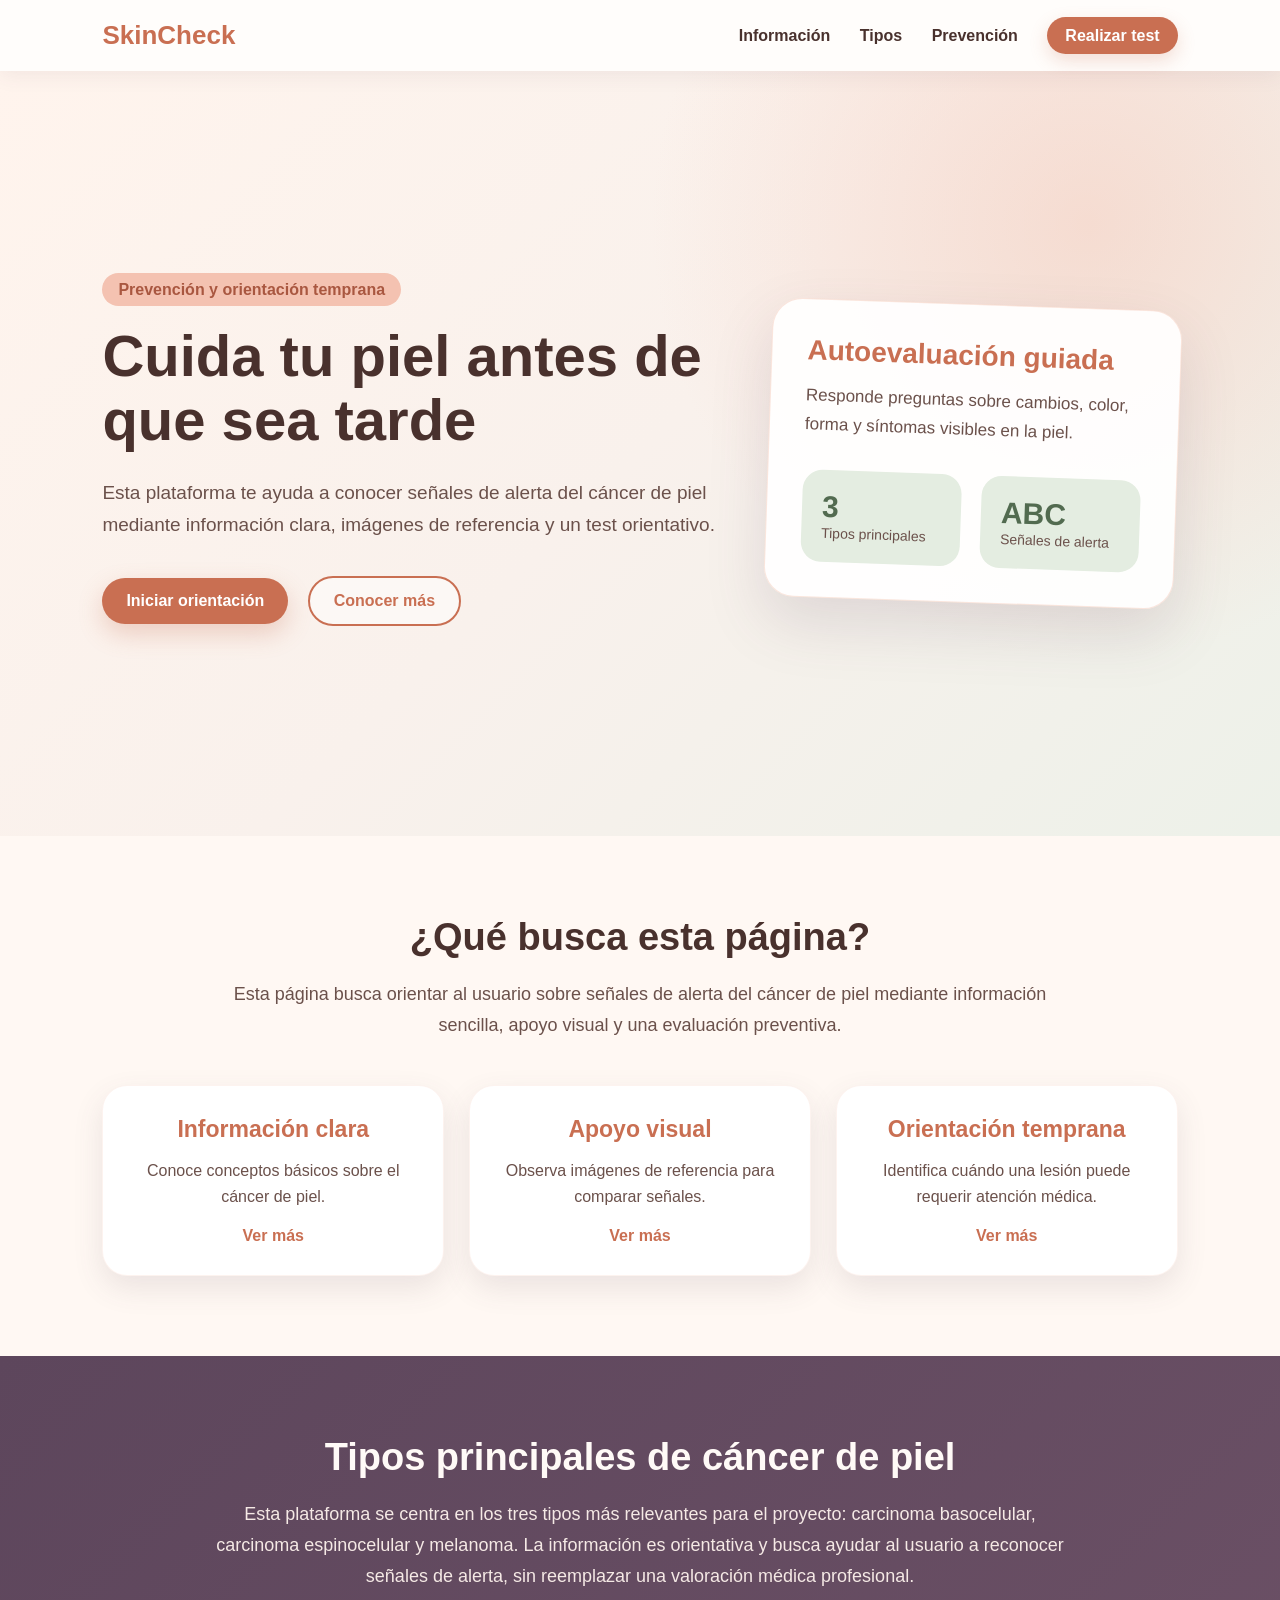
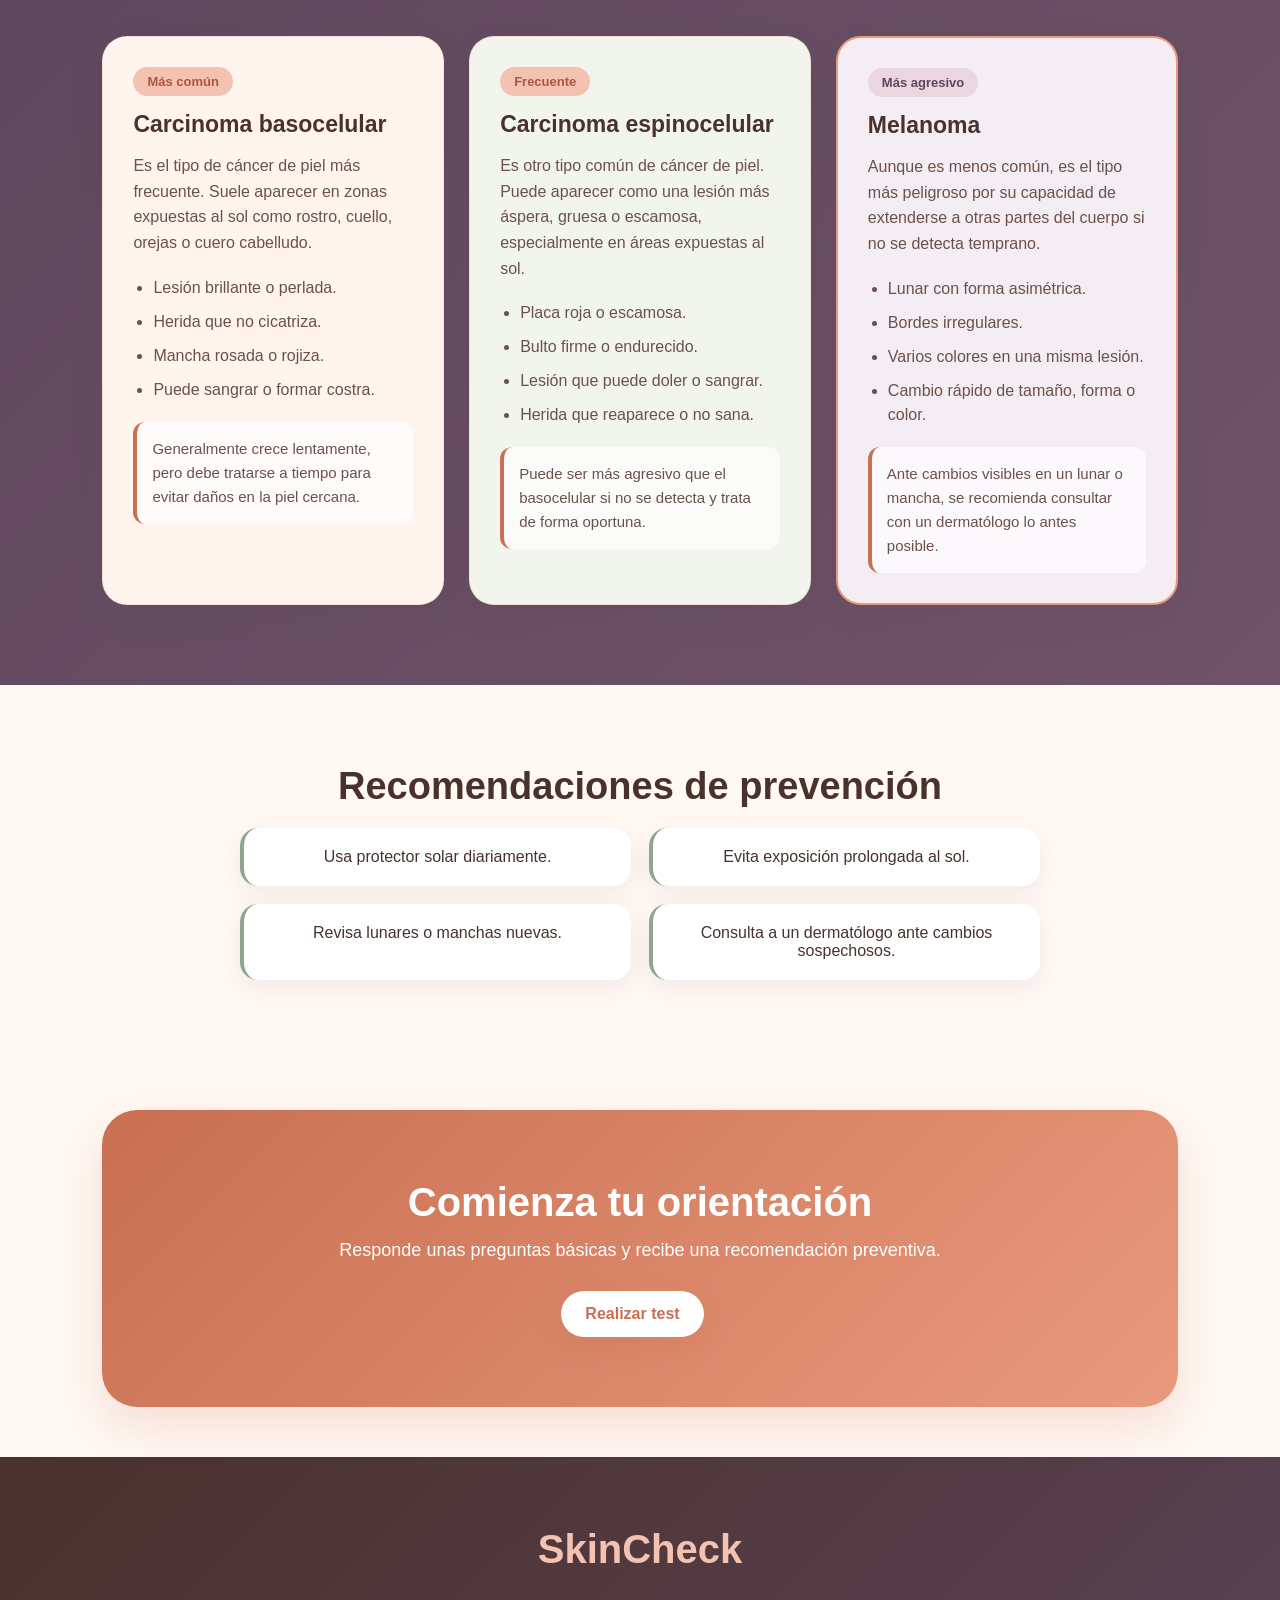
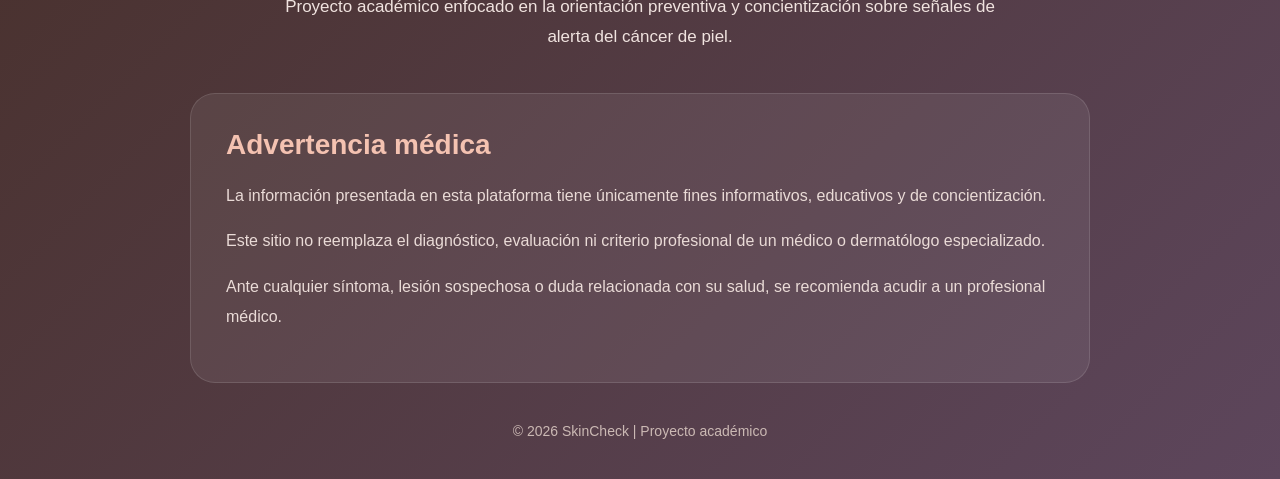
<file: index.html>
<!DOCTYPE html>
<html lang="es">
<head>
    <head>
    <meta charset="UTF-8">
    <title>SkinCheck | Prevención del Cáncer de Piel</title>

    <link rel="stylesheet" href="estilos.css">
</head>
</head>
<body>

<header class="header">
    <div class="logo">SkinCheck</div>
    <nav>
        <a href="#info">Información</a>
        <a href="#tipos">Tipos</a>
        <a href="#prevencion">Prevención</a>
        <a href="preguntas.html" class="btn-nav">Realizar test</a>
    </nav>
</header>

<section class="hero">
    <div class="hero-text">
        <span class="etiqueta">Prevención y orientación temprana</span>
        <h1>Cuida tu piel antes de que sea tarde</h1>
        <p>
            Esta plataforma te ayuda a conocer señales de alerta del cáncer de piel
            mediante información clara, imágenes de referencia y un test orientativo.   
        </p>

        <div class="hero-buttons">
            <a href="preguntas.html" class="btn-principal">Iniciar orientación</a>
            <a href="#info" class="btn-secundario">Conocer más</a>
        </div>
    </div>

    <div class="hero-card">
        <h3>Autoevaluación guiada</h3>
        <p>Responde preguntas sobre cambios, color, forma y síntomas visibles en la piel.</p>

        <div class="mini-stats">
            <div>
                <strong>3</strong>
                <span>Tipos principales</span>
            </div>
            <div>
                <strong>ABC</strong>
                <span>Señales de alerta</span>
            </div>
        </div>
    </div>
</section>

<section id="info" class="section">
    <h2>¿Qué busca esta página?</h2>

    <p class="section-text">
        Esta página busca orientar al usuario sobre señales de alerta del cáncer de piel
        mediante información sencilla, apoyo visual y una evaluación preventiva.
    </p>

    <div class="cards">
        <div class="card card-click" onclick="abrirPopup('informacion')">
            <h3>Información clara</h3>
            <p>Conoce conceptos básicos sobre el cáncer de piel.</p>
            <span>Ver más</span>
        </div>

        <div class="card card-click" onclick="abrirPopup('visual')">
            <h3>Apoyo visual</h3>
            <p>Observa imágenes de referencia para comparar señales.</p>
            <span>Ver más</span>
        </div>

        <div class="card card-click" onclick="abrirPopup('orientacion')">
            <h3>Orientación temprana</h3>
            <p>Identifica cuándo una lesión puede requerir atención médica.</p>
            <span>Ver más</span>
        </div>
    </div>
</section>

<div id="popup-info" class="popup">
    <div class="popup-contenido">
        <button class="cerrar-popup" onclick="cerrarPopup()">×</button>
        <h2 id="popup-titulo"></h2>
        <p id="popup-texto"></p>
    </div>
</div>

<section id="tipos" class="section oscuro">
    <h2>Tipos principales de cáncer de piel</h2>
    <p class="section-text claro">
        Esta plataforma se centra en los tres tipos más relevantes para el proyecto:
        carcinoma basocelular, carcinoma espinocelular y melanoma. La información es
        orientativa y busca ayudar al usuario a reconocer señales de alerta, sin reemplazar
        una valoración médica profesional.
    </p>

    <div class="cards tipos-grid">

        <div class="card tipo">
            <span class="tag">Más común</span>
            <h3>Carcinoma basocelular</h3>
            <p>
                Es el tipo de cáncer de piel más frecuente. Suele aparecer en zonas expuestas
                al sol como rostro, cuello, orejas o cuero cabelludo.
            </p>
            <ul>
                <li>Lesión brillante o perlada.</li>
                <li>Herida que no cicatriza.</li>
                <li>Mancha rosada o rojiza.</li>
                <li>Puede sangrar o formar costra.</li>
            </ul>
            <p class="alerta">
                Generalmente crece lentamente, pero debe tratarse a tiempo para evitar daños
                en la piel cercana.
            </p>
        </div>

        <div class="card tipo">
            <span class="tag">Frecuente</span>
            <h3>Carcinoma espinocelular</h3>
            <p>
                Es otro tipo común de cáncer de piel. Puede aparecer como una lesión más
                áspera, gruesa o escamosa, especialmente en áreas expuestas al sol.
            </p>
            <ul>
                <li>Placa roja o escamosa.</li>
                <li>Bulto firme o endurecido.</li>
                <li>Lesión que puede doler o sangrar.</li>
                <li>Herida que reaparece o no sana.</li>
            </ul>
            <p class="alerta">
                Puede ser más agresivo que el basocelular si no se detecta y trata de forma
                oportuna.
            </p>
        </div>

        <div class="card tipo destacado">
            <span class="tag peligro">Más agresivo</span>
            <h3>Melanoma</h3>
            <p>
                Aunque es menos común, es el tipo más peligroso por su capacidad de extenderse
                a otras partes del cuerpo si no se detecta temprano.
            </p>
            <ul>
                <li>Lunar con forma asimétrica.</li>
                <li>Bordes irregulares.</li>
                <li>Varios colores en una misma lesión.</li>
                <li>Cambio rápido de tamaño, forma o color.</li>
            </ul>
            <p class="alerta">
                Ante cambios visibles en un lunar o mancha, se recomienda consultar con un
                dermatólogo lo antes posible.
            </p>
        </div>

    </div>
</section>

<section id="prevencion" class="section">
    <h2>Recomendaciones de prevención</h2>

    <div class="lista-prevencion">
        <p>Usa protector solar diariamente.</p>
        <p>Evita exposición prolongada al sol.</p>
        <p>Revisa lunares o manchas nuevas.</p>
        <p>Consulta a un dermatólogo ante cambios sospechosos.</p>
    </div>

</section>

<section class="cta">
    <h2>Comienza tu orientación</h2>
    <p>Responde unas preguntas básicas y recibe una recomendación preventiva.</p>
    <a href="preguntas.html" class="btn-principal">Realizar test</a>
</section>

<footer class="footer">

    <div class="footer-contenido">

        <h3>SkinCheck</h3>

        <p class="footer-texto">
            Proyecto académico enfocado en la orientación preventiva y
            concientización sobre señales de alerta del cáncer de piel.
        </p>

        <div class="footer-aviso">

            <h4>Advertencia médica</h4>

            <p>
                La información presentada en esta plataforma tiene únicamente
                fines informativos, educativos y de concientización.
            </p>

            <p>
                Este sitio no reemplaza el diagnóstico, evaluación ni criterio
                profesional de un médico o dermatólogo especializado.
            </p>

            <p>
                Ante cualquier síntoma, lesión sospechosa o duda relacionada
                con su salud, se recomienda acudir a un profesional médico.
            </p>

        </div>

        <p class="copyright">
            © 2026 SkinCheck | Proyecto académico
        </p>

    </div>

</footer>

<script src="script.js"></script>

    <div id="popup-info" class="popup">
        <div class="popup-contenido">
            <button class="cerrar-popup" onclick="cerrarPopup()">×</button>
            <h2 id="popup-titulo"></h2>
            <p id="popup-texto"></p>
        </div>
    </div>

    <script src="script.js"></script>
</body>
</html>

</body>
</html>
</file>
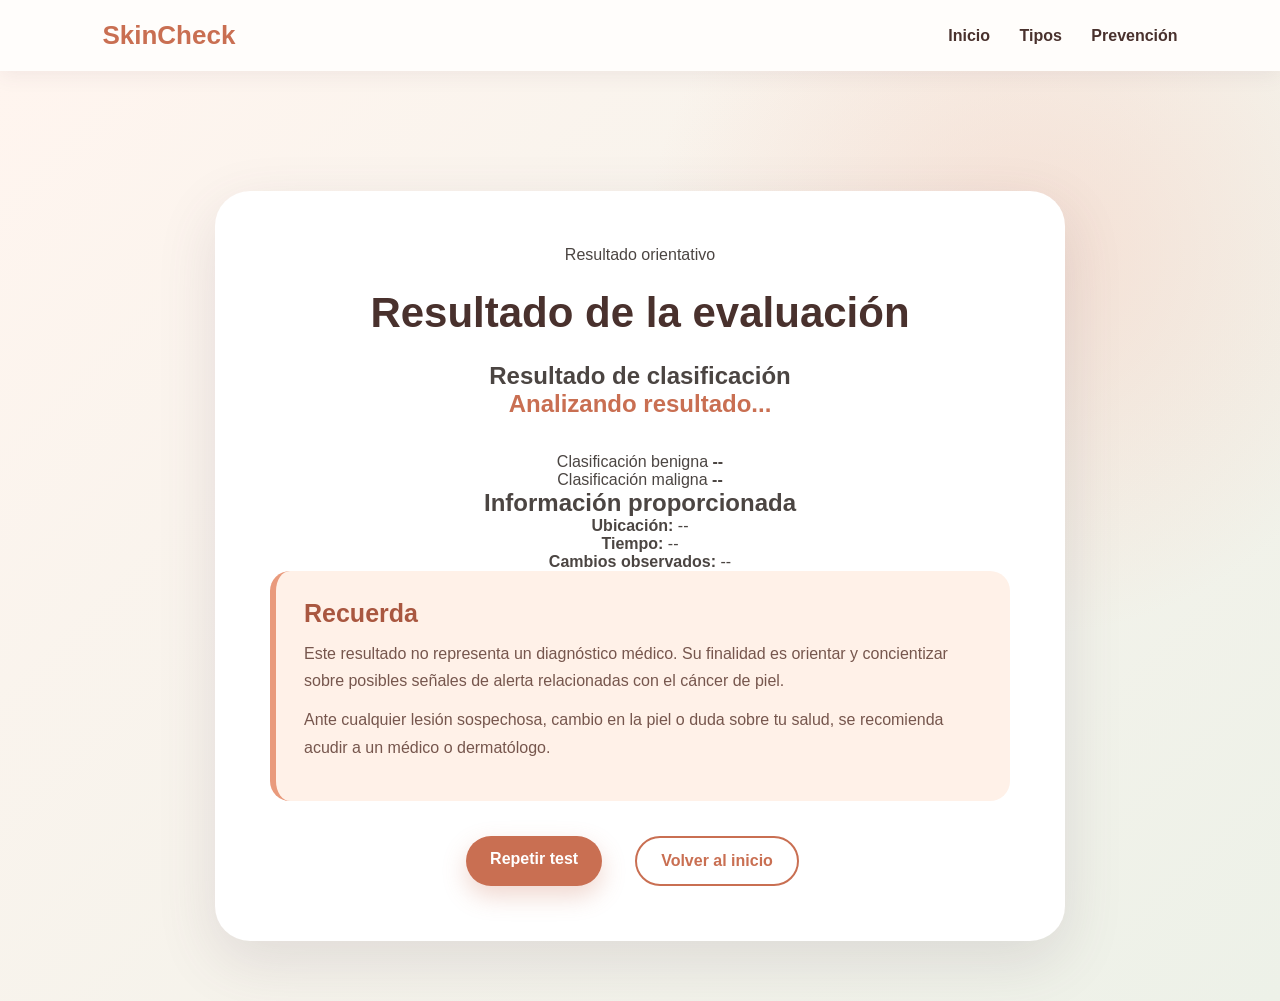
<file: resultado.html>
<!DOCTYPE html>
<html lang="es">

<head>
    <meta charset="UTF-8">
    <title>Resultado | SkinCheck</title>
    <link rel="stylesheet" href="estilos.css">
</head>

<body>

<header class="header">

    <div class="logo">SkinCheck</div>

    <nav>
        <a href="index.html">Inicio</a>
        <a href="index.html#tipos">Tipos</a>
        <a href="index.html#prevencion">Prevención</a>
    </nav>

</header>


<section class="resultado-section">

    <div class="resultado-card">

        <span class="paso">Resultado orientativo</span>

        <h1>Resultado de la evaluación</h1>


        <!-- RESULTADO DEL MODELO -->

        <div class="resultado-modelo">

            <h2>Resultado de clasificación</h2>

            <div class="resultado-principal">

                <p id="resultadoTexto" class="resultado-texto">
                    Analizando resultado...
                </p>

            </div>


            <div class="porcentajes">

                <div class="porcentaje-item">

                    <span>Clasificación benigna</span>

                    <strong id="porcentajeBenigno">
                        --
                    </strong>

                </div>


                <div class="porcentaje-item">

                    <span>Clasificación maligna</span>

                    <strong id="porcentajeMaligno">
                        --
                    </strong>

                </div>

            </div>

        </div>


        <!-- INFORMACIÓN DE LA LESIÓN -->

        <div class="informacion-lesion">

            <h2>Información proporcionada</h2>

            <p>
                <strong>Ubicación:</strong>
                <span id="resultadoUbicacion">
                    --
                </span>
            </p>

            <p>
                <strong>Tiempo:</strong>
                <span id="resultadoTiempo">
                    --
                </span>
            </p>

            <p>
                <strong>Cambios observados:</strong>
                <span id="resultadoCambios">
                    --
                </span>
            </p>

        </div>


        <!-- ADVERTENCIA MÉDICA -->

        <div class="resultado-info">

            <h3>Recuerda</h3>

            <p>
                Este resultado no representa un diagnóstico médico.
                Su finalidad es orientar y concientizar sobre posibles
                señales de alerta relacionadas con el cáncer de piel.
            </p>

            <p>
                Ante cualquier lesión sospechosa, cambio en la piel
                o duda sobre tu salud, se recomienda acudir a un médico
                o dermatólogo.
            </p>

        </div>


        <!-- BOTONES -->

        <div class="resultado-botones">

            <a href="preguntas.html" class="btn-principal">
                Repetir test
            </a>

            <a href="index.html" class="btn-secundario">
                Volver al inicio
            </a>

        </div>

    </div>

</section>


<script src="script.js"></script>

</body>

</html>
</file>
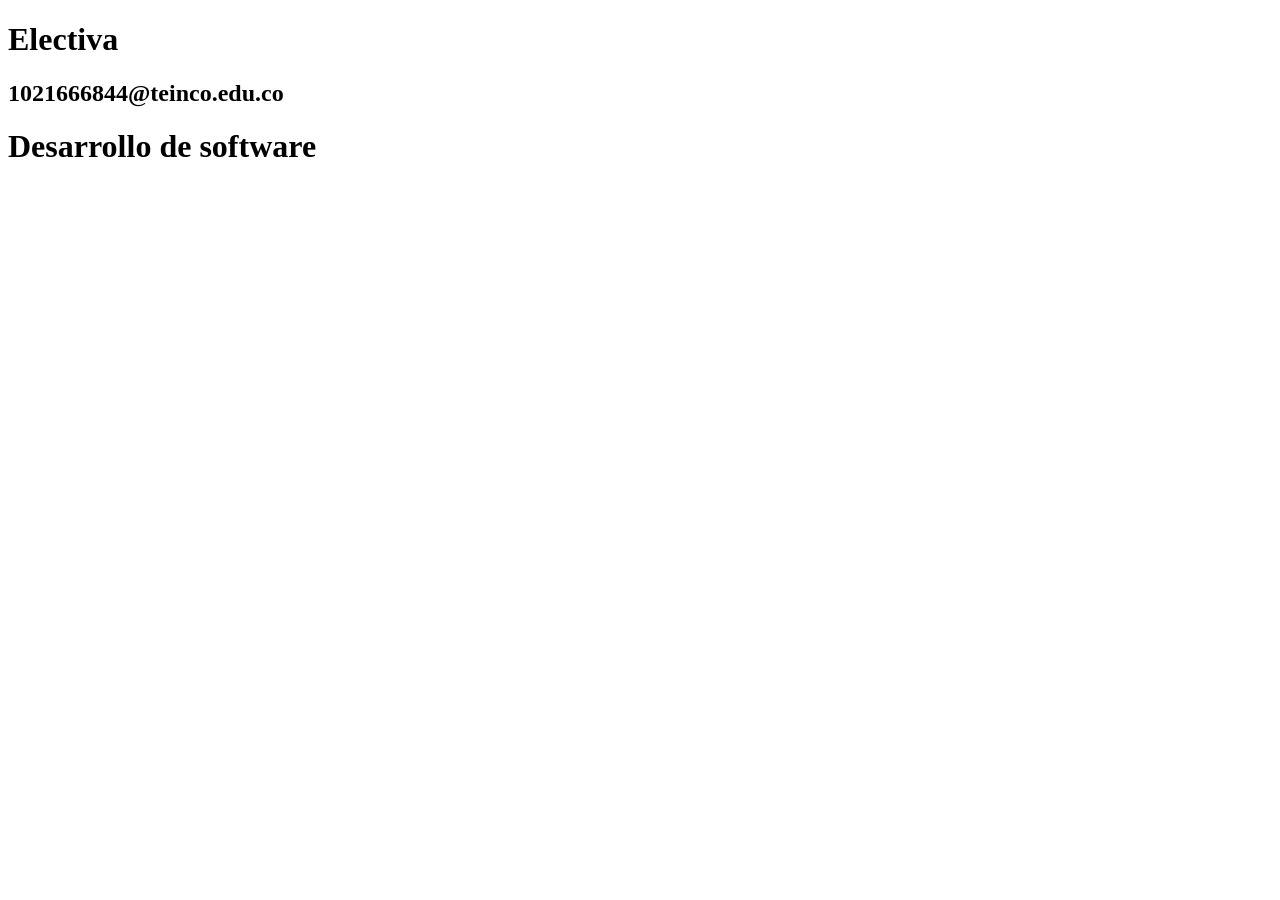
<file: Untitled-1.html>
<!DOCTYPE html>
 <html lang="es">
    <head>
        <meta charset="UTF-8">
        <meta http-equiv="X-UA-Compatible" content="IE=edge">
        <meta name="viewport" content="width=device-width, initial-scale=1.0">
        <title>Proyecto_SkinCheck</title>

    </head>

 <body>
  <h1>Electiva</h1>
  <h2>1021666844@teinco.edu.co</h2>
  <h1>Desarrollo de software</h1>
  <p></p>

 <footer>
  <p></p>

 </footer>

 </html>
</file>
<file: estilos.css>
/* =========================================================
   SKINCHECK - ESTILO GENERAL
   Paleta cálida, moderna y preventiva
   ========================================================= */

* {
    margin: 0;
    padding: 0;
    box-sizing: border-box;
}

:root {
    --crema: #fff8f3;
    --crema-claro: #fffdfb;

    --melocoton: #e99a7c;
    --terracota: #c96f52;
    --terracota-oscuro: #a95740;

    --coral-suave: #f4c2b1;
    --rosa-suave: #f8ddd4;

    --salvia: #8fa58c;
    --salvia-claro: #e4ede1;
    --verde-oscuro: #526b50;

    --cafe: #49312d;
    --cafe-suave: #6b514b;

    --ciruela: #5d465c;
    --ciruela-claro: #eee5ec;

    --texto: #4b4542;
    --texto-suave: #766c68;

    --blanco: #ffffff;

    --sombra: rgba(93, 70, 92, 0.12);
    --sombra-fuerte: rgba(93, 70, 92, 0.20);
}


/* =========================================================
   BODY
   ========================================================= */

body {
    font-family: 'Segoe UI', Arial, sans-serif;
    background: var(--crema);
    color: var(--texto);
}


/* =========================================================
   HEADER
   ========================================================= */

.header {
    width: 100%;
    padding: 20px 8%;
    display: flex;
    justify-content: space-between;
    align-items: center;

    background: rgba(255, 253, 251, 0.96);

    box-shadow: 0 4px 20px rgba(93, 70, 92, 0.08);

    position: sticky;
    top: 0;
    z-index: 10;
}

.logo {
    font-size: 26px;
    font-weight: bold;
    color: var(--terracota);
}

nav a {
    margin-left: 25px;
    text-decoration: none;
    color: var(--cafe);
    font-weight: 600;
    transition: 0.3s;
}

nav a:hover {
    color: var(--terracota);
}

.btn-nav {
    background: var(--terracota);
    color: white !important;
    padding: 10px 18px;
    border-radius: 30px;

    box-shadow: 0 7px 18px rgba(201, 111, 82, 0.22);
}

.btn-nav:hover {
    background: var(--terracota-oscuro);
}


/* =========================================================
   HERO / INICIO
   ========================================================= */

.hero {
    min-height: 85vh;
    padding: 80px 8%;

    display: grid;
    grid-template-columns: 1.2fr 0.8fr;

    align-items: center;
    gap: 50px;

    background:
        radial-gradient(
            circle at 85% 20%,
            rgba(244, 194, 177, 0.45),
            transparent 35%
        ),
        linear-gradient(
            135deg,
            #fff4ed,
            #f9f1ec,
            #edf1e9
        );
}

.etiqueta {
    background: var(--coral-suave);
    color: var(--terracota-oscuro);

    padding: 8px 16px;
    border-radius: 30px;

    font-weight: bold;
}

.hero h1 {
    font-size: 58px;
    line-height: 1.1;

    margin: 25px 0;

    color: var(--cafe);
}

.hero p {
    font-size: 19px;
    line-height: 1.7;

    color: var(--cafe-suave);

    max-width: 650px;
}

.hero-buttons {
    margin-top: 35px;
}

.btn-principal,
.btn-secundario {
    display: inline-block;

    text-decoration: none;

    padding: 14px 24px;

    border-radius: 35px;

    font-weight: bold;

    margin-right: 15px;

    transition: 0.3s;
}

.btn-principal {
    background: var(--terracota);
    color: white;

    box-shadow:
        0 10px 25px rgba(201, 111, 82, 0.28);
}

.btn-principal:hover {
    background: var(--terracota-oscuro);
    transform: translateY(-3px);
}

.btn-secundario {
    border: 2px solid var(--terracota);
    color: var(--terracota);
    background: rgba(255,255,255,0.5);
}

.btn-secundario:hover {
    background: var(--rosa-suave);
    transform: translateY(-3px);
}


/* =========================================================
   TARJETA DEL HERO
   ========================================================= */

.hero-card {
    background: rgba(255, 255, 255, 0.92);

    padding: 35px;

    border-radius: 30px;

    box-shadow:
        0 25px 60px rgba(93, 70, 92, 0.15);

    transform: rotate(2deg);

    border: 1px solid rgba(233, 154, 124, 0.25);
}

.hero-card h3 {
    font-size: 28px;

    color: var(--terracota);

    margin-bottom: 15px;
}

.hero-card p {
    font-size: 17px;
}

.mini-stats {
    display: flex;
    gap: 20px;

    margin-top: 30px;
}

.mini-stats div {
    background: var(--salvia-claro);

    padding: 20px;

    border-radius: 20px;

    flex: 1;
}

.mini-stats strong {
    display: block;

    font-size: 30px;

    color: var(--verde-oscuro);
}

.mini-stats span {
    font-size: 14px;

    color: var(--cafe-suave);
}


/* =========================================================
   SECCIONES GENERALES
   ========================================================= */

.section {
    padding: 80px 8%;

    text-align: center;

    background: var(--crema);
}

.section h2 {
    font-size: 38px;

    color: var(--cafe);

    margin-bottom: 20px;
}

.section-text {
    max-width: 850px;

    margin: 0 auto 45px;

    font-size: 18px;

    line-height: 1.7;

    color: var(--cafe-suave);
}


/* =========================================================
   TARJETAS
   ========================================================= */

.cards {
    display: grid;

    grid-template-columns: repeat(3, 1fr);

    gap: 25px;
}

.card {
    background: var(--blanco);

    padding: 30px;

    border-radius: 25px;

    box-shadow:
        0 12px 30px var(--sombra);

    border: 1px solid rgba(233, 154, 124, 0.12);

    transition: 0.3s;
}

.card:hover {
    transform: translateY(-8px);

    box-shadow:
        0 18px 35px var(--sombra-fuerte);
}

.card h3 {
    color: var(--terracota);

    margin-bottom: 15px;

    font-size: 23px;
}

.card p {
    color: var(--cafe-suave);

    line-height: 1.6;
}


/* =========================================================
   SECCIÓN OSCURA
   ========================================================= */

.oscuro {
    background:
        linear-gradient(
            135deg,
            var(--ciruela),
            #6f5368
        );

    color: white;
}

.oscuro h2 {
    color: #fffaf7;
}

.oscuro .section-text {
    color: #f5e9e5;
}


/* =========================================================
   TIPOS DE CÁNCER
   ========================================================= */

.tipo {
    background: #fff4ee;

    text-align: left;

    position: relative;

    overflow: hidden;

    border: 1px solid rgba(233, 154, 124, 0.22);
}

.tipo:nth-child(2) {
    background: #f2f5ee;
}

.tipo:nth-child(3) {
    background: #f4edf3;
}

.tipo h3 {
    color: var(--cafe);
}

.tipo ul {
    margin: 20px 0;

    padding-left: 20px;
}

.tipo li {
    margin-bottom: 10px;

    color: var(--cafe-suave);

    line-height: 1.5;
}

.tag {
    display: inline-block;

    background: var(--coral-suave);

    color: var(--terracota-oscuro);

    padding: 7px 14px;

    border-radius: 30px;

    font-size: 13px;

    font-weight: bold;

    margin-bottom: 15px;
}

.tag.peligro {
    background: #ead6df;

    color: var(--ciruela);
}

.alerta {
    background: rgba(255,255,255,0.7);

    border-left: 4px solid var(--terracota);

    padding: 15px;

    border-radius: 12px;

    font-size: 15px;
}

.destacado {
    border: 2px solid var(--melocoton);
}


/* =========================================================
   PREVENCIÓN
   ========================================================= */

.lista-prevencion {
    max-width: 800px;

    margin: auto;

    display: grid;

    grid-template-columns: repeat(2, 1fr);

    gap: 18px;
}

.lista-prevencion p {
    background: white;

    padding: 20px;

    border-radius: 18px;

    box-shadow:
        0 8px 25px rgba(93,70,92,0.08);

    border-left: 4px solid var(--salvia);

    font-weight: 500;

    color: var(--cafe);
}


/* =========================================================
   ADVERTENCIA MÉDICA
   ========================================================= */

.advertencia-medica {
    margin-top: 50px;

    background: #fff1e8;

    border-left: 6px solid var(--melocoton);

    padding: 30px;

    border-radius: 20px;

    max-width: 950px;

    margin-left: auto;
    margin-right: auto;

    text-align: left;

    box-shadow:
        0 10px 25px rgba(93,70,92,0.07);
}

.advertencia-medica h3 {
    color: var(--terracota-oscuro);

    margin-bottom: 15px;

    font-size: 28px;
}

.advertencia-medica p {
    color: #76564d;

    line-height: 1.8;

    margin-bottom: 15px;

    font-size: 16px;
}


/* =========================================================
   CTA
   ========================================================= */

.cta {
    margin: 50px 8%;

    padding: 70px 30px;

    text-align: center;

    background:
        linear-gradient(
            135deg,
            var(--terracota),
            var(--melocoton)
        );

    color: white;

    border-radius: 35px;

    box-shadow:
        0 20px 45px rgba(201,111,82,0.18);
}

.cta h2 {
    font-size: 40px;

    margin-bottom: 15px;
}

.cta p {
    margin-bottom: 30px;

    font-size: 18px;
}

.cta .btn-principal {
    background: white;

    color: var(--terracota);
}


/* =========================================================
   ANÁLISIS DE LESIÓN
   ========================================================= */

.analisis-section {
    min-height: 100vh;

    padding: 80px 8%;

    background:
        radial-gradient(
            circle at 85% 10%,
            rgba(244, 194, 177, 0.45),
            transparent 30%
        ),
        linear-gradient(
            135deg,
            #fff5ef,
            #f8f1ed,
            #edf1e8
        );
}


/* =========================================================
   ENCABEZADO DEL ANÁLISIS
   ========================================================= */

.analisis-header {
    max-width: 900px;

    margin: 0 auto 45px;

    text-align: center;
}

.analisis-header .paso {
    margin-bottom: 20px;
}

.analisis-header h1 {
    font-size: 46px;

    color: var(--cafe);

    margin-bottom: 18px;

    line-height: 1.15;
}

.analisis-header p {
    max-width: 720px;

    margin: auto;

    color: var(--cafe-suave);

    font-size: 18px;

    line-height: 1.7;
}


/* =========================================================
   CONTENEDOR PRINCIPAL
   ========================================================= */

.analisis-contenedor {
    max-width: 1000px;

    margin: auto;

    display: flex;

    flex-direction: column;

    gap: 25px;
}


/* =========================================================
   TARJETAS DEL ANÁLISIS
   ========================================================= */

.analisis-card {
    background: rgba(255, 255, 255, 0.94);

    padding: 35px;

    border-radius: 28px;

    border: 1px solid rgba(233, 154, 124, 0.16);

    box-shadow:
        0 15px 40px rgba(93, 70, 92, 0.10);

    position: relative;
}


/* =========================================================
   NÚMERO DEL PASO
   ========================================================= */

.numero-paso {
    width: 48px;

    height: 48px;

    display: flex;

    align-items: center;

    justify-content: center;

    border-radius: 15px;

    background: var(--coral-suave);

    color: var(--terracota-oscuro);

    font-size: 17px;

    font-weight: bold;

    margin-bottom: 18px;
}


/* =========================================================
   TÍTULO DEL PASO
   ========================================================= */

.titulo-paso h2 {
    color: var(--cafe);

    font-size: 28px;

    margin-bottom: 8px;
}

.titulo-paso p {
    color: var(--cafe-suave);

    line-height: 1.6;

    margin-bottom: 28px;
}


/* =========================================================
   ZONA PARA SUBIR IMAGEN
   ========================================================= */

.zona-carga {
    border: 2px dashed var(--coral-suave);

    border-radius: 22px;

    padding: 45px 25px;

    text-align: center;

    background:
        linear-gradient(
            135deg,
            rgba(255, 248, 243, 0.8),
            rgba(244, 237, 243, 0.45)
        );

    transition: 0.3s;
}

.zona-carga:hover {
    border-color: var(--melocoton);

    background: #fff8f3;
}

.icono-carga {
    width: 65px;

    height: 65px;

    display: flex;

    align-items: center;

    justify-content: center;

    margin: 0 auto 20px;

    border-radius: 50%;

    background: var(--salvia-claro);

    color: var(--verde-oscuro);

    font-size: 34px;

    font-weight: bold;
}

.zona-carga h3 {
    color: var(--cafe);

    font-size: 22px;

    margin-bottom: 10px;
}

.zona-carga p {
    color: var(--texto-suave);

    line-height: 1.6;

    margin-bottom: 8px;
}

.formatos {
    display: block;

    color: var(--texto-suave);

    font-size: 14px;

    margin-bottom: 25px;
}


/* =========================================================
   VISTA PREVIA DE LA IMAGEN
   ========================================================= */

.vista-previa {
    display: flex;

    align-items: center;

    gap: 30px;

    padding: 20px;

    border-radius: 22px;

    background: var(--crema);

    border: 1px solid rgba(233,154,124,0.18);
}

.vista-previa img {
    width: 240px;

    height: 200px;

    object-fit: cover;

    border-radius: 18px;

    box-shadow:
        0 10px 25px rgba(93,70,92,0.12);
}

.informacion-imagen {
    flex: 1;

    text-align: left;
}

.informacion-imagen h3 {
    color: var(--cafe);

    font-size: 22px;

    margin-bottom: 8px;
}

.informacion-imagen p {
    color: var(--texto-suave);

    margin-bottom: 20px;

    word-break: break-word;
}


/* =========================================================
   CAMPOS DEL ANÁLISIS
   ========================================================= */

.campo-analisis {
    margin-bottom: 28px;
}

.campo-analisis:last-child {
    margin-bottom: 0;
}

.campo-analisis > label {
    display: block;

    color: var(--cafe);

    font-weight: 700;

    font-size: 17px;

    margin-bottom: 12px;
}

.campo-analisis select {
    width: 100%;

    padding: 15px 18px;

    border: 1px solid #e5d4ce;

    border-radius: 15px;

    background: #fffdfb;

    color: var(--cafe);

    font-size: 16px;

    outline: none;

    cursor: pointer;

    transition: 0.3s;
}

.campo-analisis select:focus {
    border-color: var(--melocoton);

    box-shadow:
        0 0 0 3px rgba(233,154,124,0.15);
}


/* =========================================================
   OPCIONES DE CAMBIOS
   ========================================================= */

.opciones-checkbox {
    display: grid;

    grid-template-columns: repeat(2, 1fr);

    gap: 12px;
}

.opcion-checkbox {
    display: flex;

    align-items: center;

    gap: 12px;

    padding: 15px;

    border-radius: 15px;

    background: #fff8f3;

    border: 1px solid rgba(233,154,124,0.15);

    cursor: pointer;

    transition: 0.3s;
}

.opcion-checkbox:hover {
    background: var(--rosa-suave);

    border-color: var(--coral-suave);
}

.opcion-checkbox input {
    width: 18px;

    height: 18px;

    accent-color: var(--terracota);

    cursor: pointer;
}

.opcion-checkbox span {
    color: var(--cafe-suave);

    font-size: 15px;
}


/* =========================================================
   BOTÓN DE ANALIZAR
   ========================================================= */

.analisis-final {
    text-align: center;

    background:
        linear-gradient(
            135deg,
            #fff8f3,
            #f3eee9
        );
}

.btn-analizar {
    border: none;

    padding: 16px 42px;

    border-radius: 40px;

    background: var(--terracota);

    color: white;

    font-size: 17px;

    font-weight: bold;

    cursor: pointer;

    box-shadow:
        0 10px 25px rgba(201,111,82,0.25);

    transition: 0.3s;
}

.btn-analizar:hover {
    background: var(--terracota-oscuro);

    transform: translateY(-3px);

    box-shadow:
        0 14px 30px rgba(201,111,82,0.30);
}

.aviso-analisis {
    max-width: 750px;

    margin: 25px auto 0;

    padding: 18px;

    border-radius: 16px;

    background: #fff1e8;

    color: #76564d;

    font-size: 14px;

    line-height: 1.7;

    text-align: left;
}

/* =========================================================
   RESULTADO
   ========================================================= */

.resultado-section {
    min-height: 100vh;

    padding: 120px 20px 60px;

    display: flex;

    justify-content: center;

    align-items: center;

    background:
        radial-gradient(
            circle at 80% 20%,
            rgba(244,194,177,0.4),
            transparent 30%
        ),
        linear-gradient(
            135deg,
            #fff5ef,
            #edf1e8
        );
}

.resultado-card {
    width: 100%;

    max-width: 850px;

    background: white;

    padding: 55px;

    border-radius: 35px;

    text-align: center;

    box-shadow:
        0 20px 60px rgba(93,70,92,0.14);
}

.resultado-card h1 {
    font-size: 42px;

    color: var(--cafe);

    margin: 25px 0;
}

.resultado-texto {
    font-size: 24px;

    font-weight: bold;

    color: var(--terracota);

    margin-bottom: 35px;
}

.resultado-info {
    background: #fff1e8;

    border-left: 6px solid var(--melocoton);

    padding: 28px;

    border-radius: 20px;

    text-align: left;

    margin-bottom: 35px;
}

.resultado-info h3 {
    color: var(--terracota-oscuro);

    font-size: 25px;

    margin-bottom: 12px;
}

.resultado-info p {
    color: #76564d;

    line-height: 1.7;

    margin-bottom: 12px;
}

.resultado-botones {
    display: flex;

    justify-content: center;

    gap: 18px;

    flex-wrap: wrap;
}


/* =========================================================
   POPUPS
   ========================================================= */

.card-click {
    cursor: pointer;
}

.card-click span {
    display: inline-block;

    margin-top: 18px;

    color: var(--terracota);

    font-weight: bold;
}

.popup {
    display: none;

    position: fixed;

    inset: 0;

    background: rgba(73,49,45,0.68);

    justify-content: center;

    align-items: center;

    z-index: 1000;

    padding: 20px;
}

.popup.activo {
    display: flex;
}

.popup-contenido {
    background: var(--crema-claro);

    max-width: 700px;

    padding: 45px;

    border-radius: 30px;

    position: relative;

    box-shadow:
        0 25px 70px rgba(73,49,45,0.28);

    animation: aparecer 0.3s ease;

    max-height: 80vh;

    overflow-y: auto;

    border: 1px solid rgba(233,154,124,0.25);
}

.popup-contenido h2 {
    color: var(--terracota);

    margin-bottom: 20px;

    font-size: 34px;
}

.popup-contenido p {
    color: var(--cafe-suave);

    line-height: 1.8;

    font-size: 17px;

    text-align: left;
}

.cerrar-popup {
    position: absolute;

    top: 18px;

    right: 22px;

    border: none;

    background: var(--rosa-suave);

    color: var(--terracota-oscuro);

    font-size: 28px;

    width: 42px;

    height: 42px;

    border-radius: 50%;

    cursor: pointer;

    transition: 0.3s;

    z-index: 2;
}

.cerrar-popup:hover {
    background: var(--coral-suave);

    transform: rotate(90deg);
}

@keyframes aparecer {
    from {
        transform: scale(0.9);

        opacity: 0;
    }

    to {
        transform: scale(1);

        opacity: 1;
    }
}


/* =========================================================
   FOOTER
   ========================================================= */

.footer {
    background:
        linear-gradient(
            135deg,
            #49312d,
            #5d465c
        );

    padding: 70px 20px 40px;

    color: white;
}

.footer-contenido {
    max-width: 1100px;

    margin: auto;

    text-align: center;
}

.footer h3 {
    font-size: 40px;

    margin-bottom: 20px;

    color: #f4c2b1;
}

.footer-texto {
    color: #f0e3df;

    max-width: 750px;

    margin: auto;

    line-height: 1.8;

    margin-bottom: 40px;

    font-size: 17px;
}

.footer-aviso {
    background: rgba(255,255,255,0.07);

    border: 1px solid rgba(255,255,255,0.12);

    border-radius: 25px;

    padding: 35px;

    text-align: left;

    max-width: 900px;

    margin: auto;
}

.footer-aviso h4 {
    color: #f4c2b1;

    font-size: 28px;

    margin-bottom: 20px;
}

.footer-aviso p {
    color: #eadbd7;

    line-height: 1.9;

    margin-bottom: 15px;
}

.copyright {
    margin-top: 40px;

    color: #cbb9b4;

    font-size: 14px;
}


/* =========================================================
   ELEMENTOS ADICIONALES
   ========================================================= */

.claro {
    color: #f8ddd4;
}

.tipos-grid {
    align-items: stretch;
}


/* =========================================================
   RESPONSIVE
   ========================================================= */

@media (max-width: 900px) {

    .hero {
        grid-template-columns: 1fr;

        text-align: center;
    }

    .hero h1 {
        font-size: 42px;
    }

    .hero p {
        margin: auto;
    }

    .hero-card {
        transform: none;
    }

    .cards,
    .lista-prevencion {
        grid-template-columns: 1fr;
    }

    nav {
        display: none;
    }

    .mini-stats {
        flex-direction: column;
    }

    .pregunta-card,
    .resultado-card {
        padding: 30px 20px;
    }

        .analisis-section {
        padding: 60px 20px 40px;
    }

    .analisis-header h1 {
        font-size: 36px;
    }

    .analisis-card {
        padding: 25px 20px;
    }

    .vista-previa {
        flex-direction: column;

        align-items: stretch;
    }

    .vista-previa img {
        width: 100%;

        height: 280px;
    }

    .informacion-imagen {
        text-align: center;
    }

    .opciones-checkbox {
        grid-template-columns: 1fr;
    }

    .pregunta-card h1,
    .resultado-card h1 {
        font-size: 34px;
    }
}
</file>
